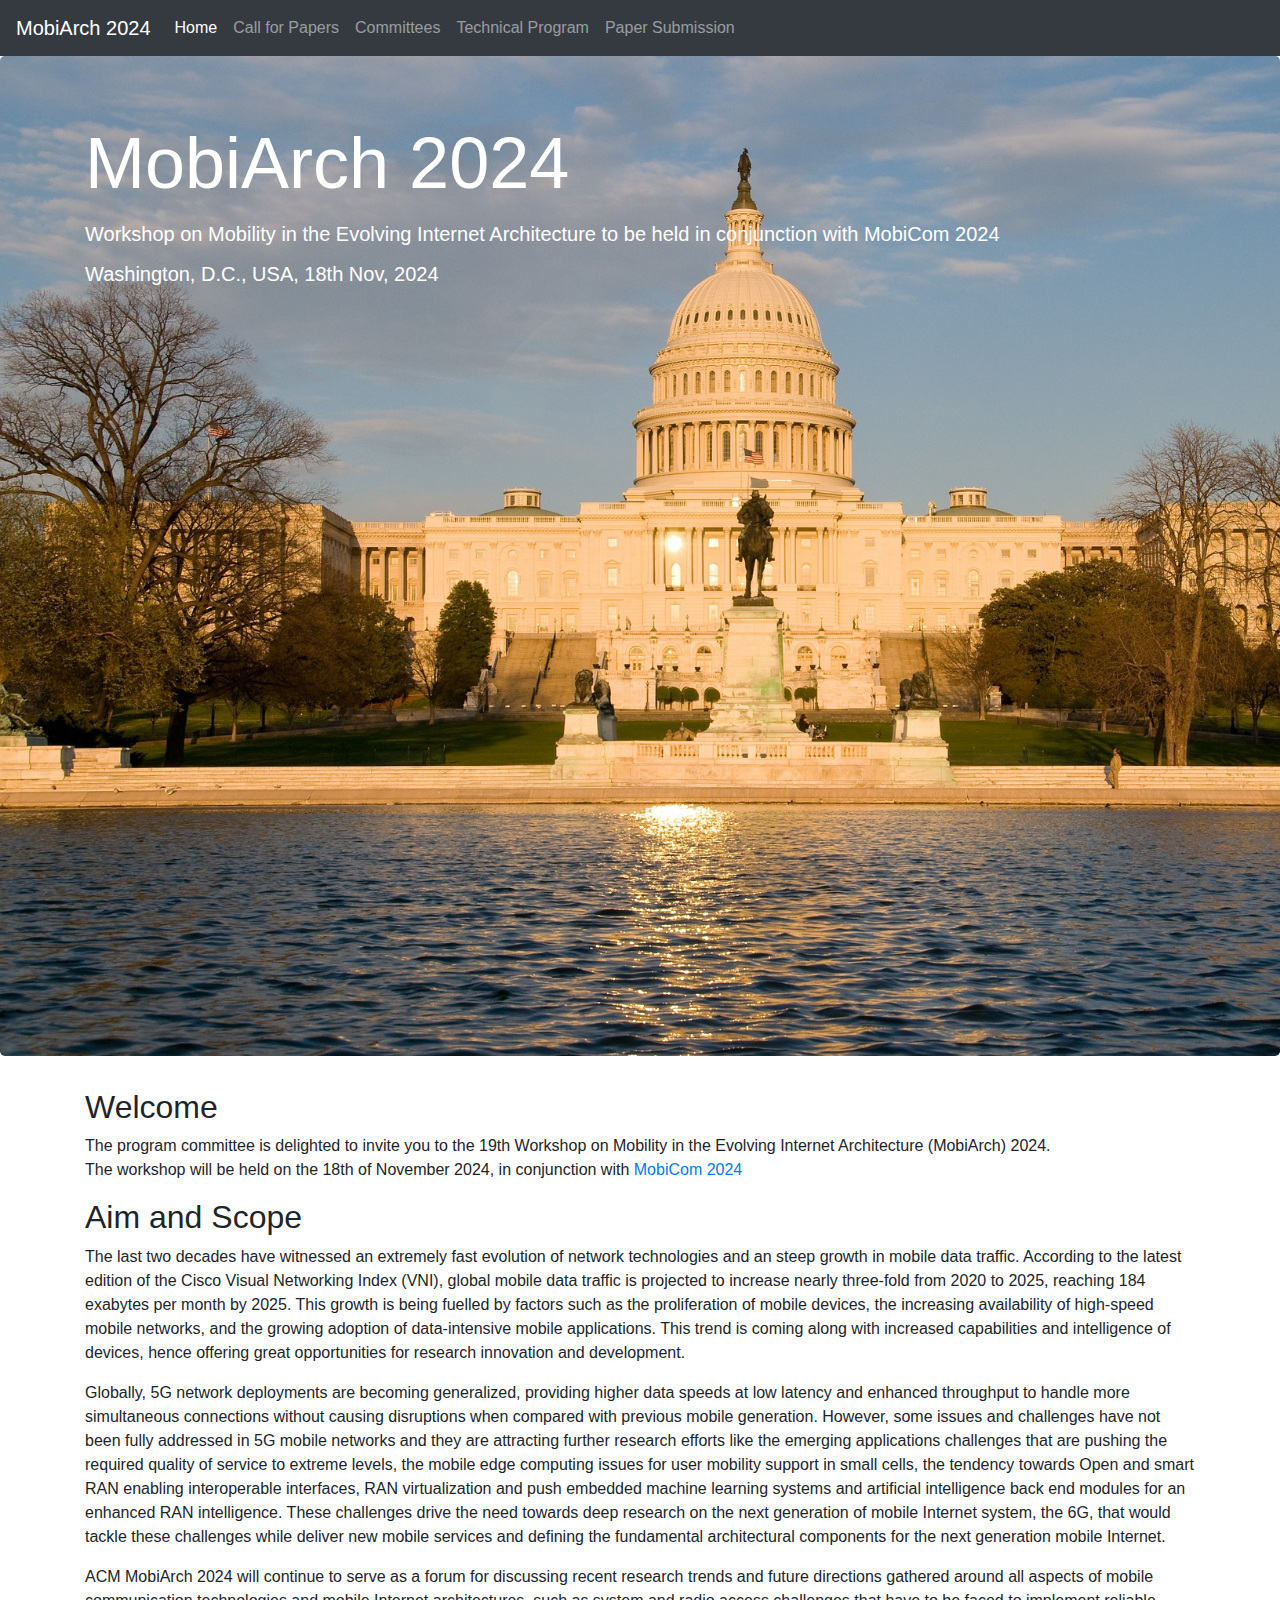
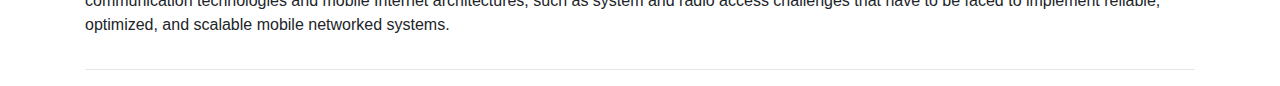
<file: index.html>
<!doctype html>
<html lang="en">

<head>
    <meta charset="utf-8">
    <meta name="viewport" content="width=device-width, initial-scale=1, shrink-to-fit=no">
    <meta name="description"
        content="The program committee is delighted to invite you to the 19th Workshop on Mobility in the Evolving Internet Architecture MobiArch 2024. The workshop will be held on 18th Nov, 2024. MobiArch is in conjunction with MobiCom 2024">
    <title>MobiArch 2024</title>
    <link href="bootstrap.min.css" rel="stylesheet">
    <link href="jumbotron.css" rel="stylesheet">
</head>

<body>
    <nav class="navbar navbar-expand-md navbar-dark fixed-top bg-dark">
        <a class="navbar-brand" href="#">MobiArch 2024</a>
        <button class="navbar-toggler" type="button" data-toggle="collapse" data-target="#navbarNav"
            aria-controls="navbarNav" aria-expanded="false" aria-label="Toggle navigation">
            <span class="navbar-toggler-icon"></span>
        </button>
        <div class="collapse navbar-collapse" id="navbarNav">
            <ul class="navbar-nav mr-auto">
                <li class="nav-item active">
                    <a class="nav-link" href="index.html">Home</a>
                </li>
                <li class="nav-item">
                    <a class="nav-link" href="call.html">Call for Papers</a>
                </li>
                <li class="nav-item">
                    <a class="nav-link" href="committees.html">Committees</a>
                </li>
                <li class="nav-item">
                    <a class="nav-link" href="program.html">Technical Program</a>
                </li>
                <li class="nav-item">
                    <a class="nav-link" href="submission.html">Paper Submission</a>
                </li>
            </ul>
        </div>
    </nav>

    <main role="main">
        <div class="jumbotron">
            <div class="container"><FONT COLOR="white">
                <h1 class="display-3">MobiArch 2024</h1>
                <p> <h5>Workshop on Mobility in the Evolving Internet Architecture to be held in conjunction with MobiCom
                    2024 </h5></p>
                <p><h5> Washington, D.C., USA,  <b>  </b> 18th Nov, 2024 </h5></p>
            </div></font>
        </div>

        <div class="container">
            <div class="row">
                <div class="col-md-12">
                    <h2>Welcome</h2>
                    <p>The program committee is delighted to invite you to the 19th Workshop on Mobility in the Evolving Internet Architecture (MobiArch) 2024. 
					<br> The workshop will be held on the 18th of November 2024, in conjunction with <a
                            href="https://www.sigmobile.org/mobicom/2024/">MobiCom 2024</a></p>
                 <!--    <h3><FONT COLOR="red"> Updates</h3>
                        <p> <b>[June 21st] Due to the travel restrictions still in effect in some countries, we are exploring ways to make a hybrid option available for presenters or participants unable to attend in person. Accordingly, we encourage submissions regardless of your ability to attend the Workshop in person.</b>
                    </font> -->

                    <h2>Aim and Scope</h2>
                    <p>The last two decades have witnessed an extremely fast evolution of network technologies and an steep growth in mobile data traffic. According to the latest edition of the Cisco Visual Networking Index (VNI), global mobile data traffic is projected to increase nearly three-fold from 2020 to 2025, reaching 184 exabytes per month by 2025. This growth is being fuelled by factors such as the proliferation of mobile devices, the increasing availability of high-speed mobile networks, and the growing adoption of data-intensive mobile applications. This trend is coming along with increased capabilities and intelligence of devices, hence offering great opportunities for research innovation and development.
                    </p>

                    <p>Globally, 5G network deployments are becoming generalized, providing higher data speeds at low latency and enhanced throughput to handle more simultaneous connections without causing disruptions when compared with previous mobile generation. However, some issues and challenges have not been fully addressed in 5G mobile networks and they are attracting further research efforts like the emerging applications challenges that are pushing the required quality of service to extreme levels, the mobile edge computing issues for user mobility support in small cells, the tendency towards Open and smart RAN enabling interoperable interfaces, RAN virtualization and push embedded machine learning systems and artificial intelligence back end modules for an enhanced RAN intelligence. These challenges drive the need towards deep research on the next generation of mobile Internet system, the 6G, that would tackle these challenges while deliver new mobile services and defining the fundamental architectural components for the next generation mobile Internet.
                    </p>

                    <p>ACM MobiArch 2024 will continue to serve as a forum for discussing recent research trends and future directions gathered 
                        around all aspects of mobile communication technologies and mobile Internet architectures, such as system and radio access 
                        challenges that have to be faced to implement reliable, optimized, and scalable mobile networked systems. </p>

                </div>
            </div>
            <hr>
        </div>
    </main>

    <script src="jquery-3.2.1.slim.min.js"></script>
    <script src="popper.min.js"></script>
    <script src="bootstrap.min.js"></script>
</body>

</html>
</file>
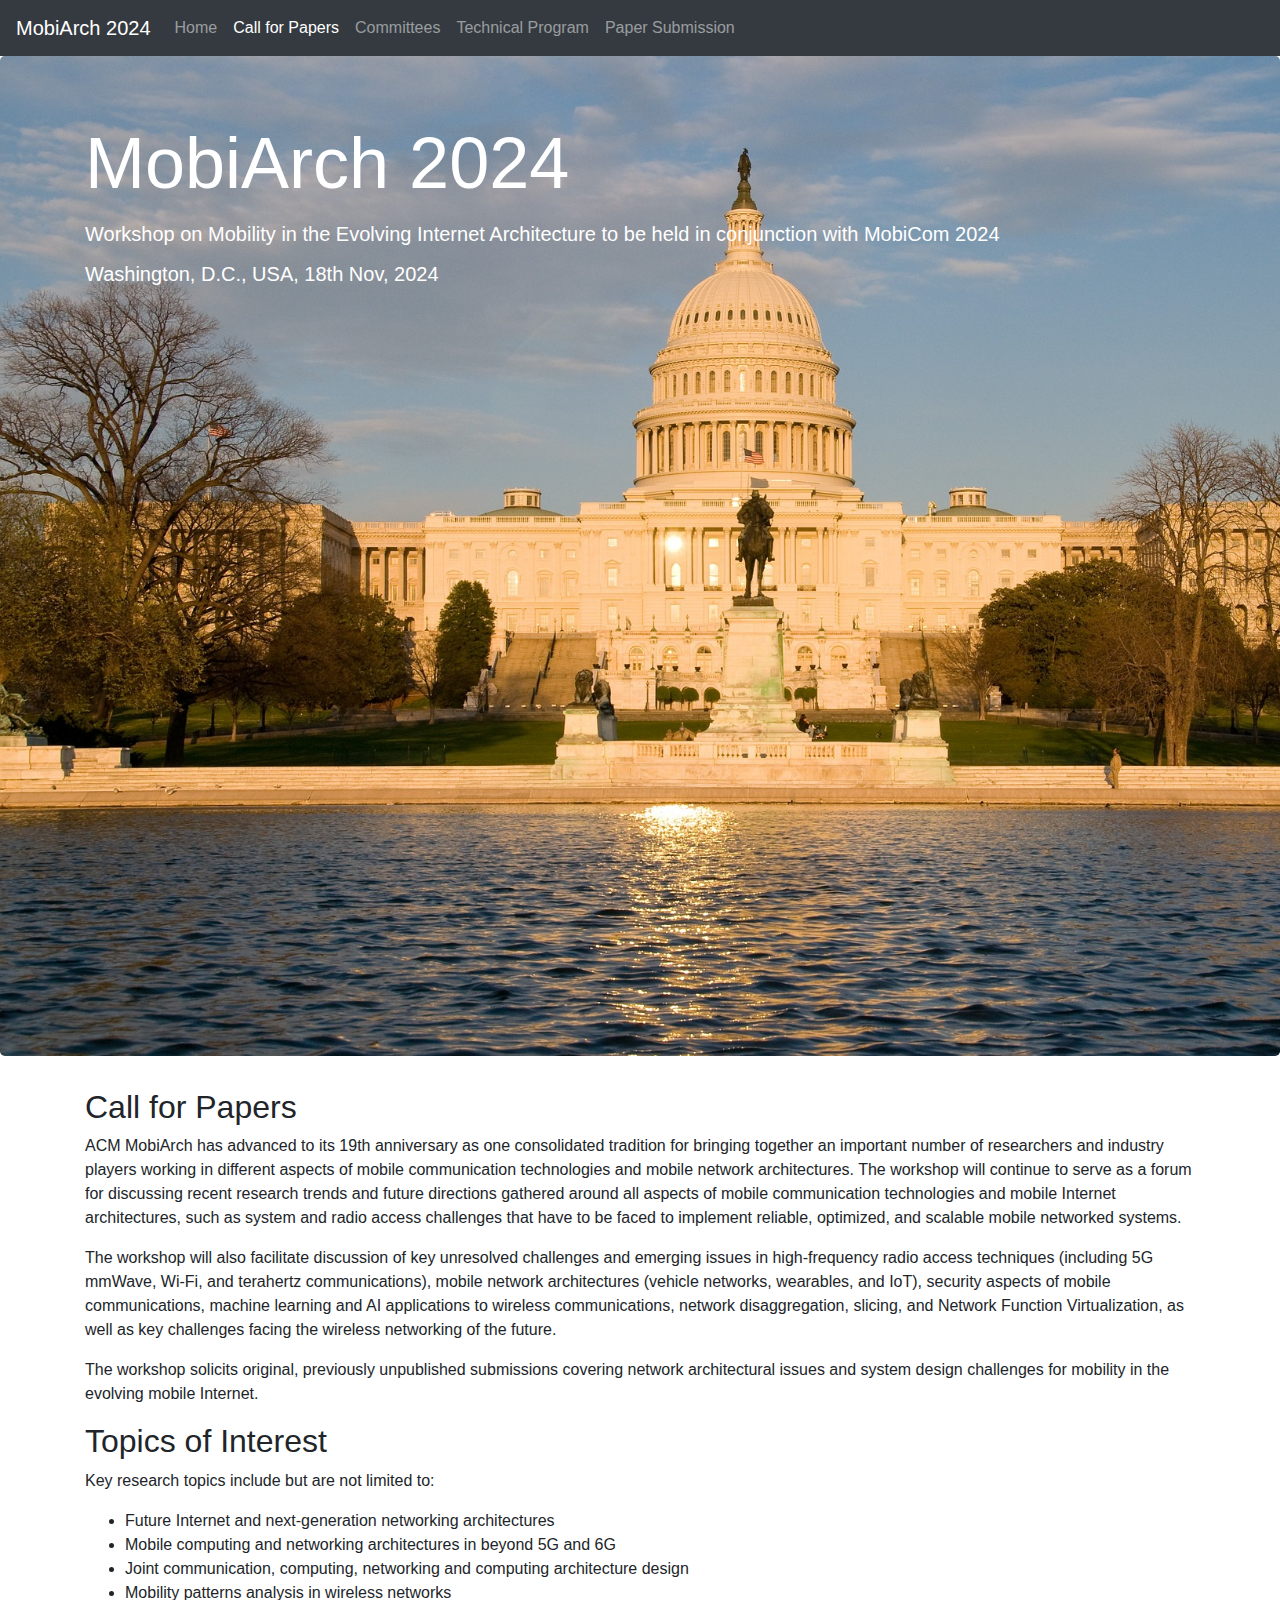
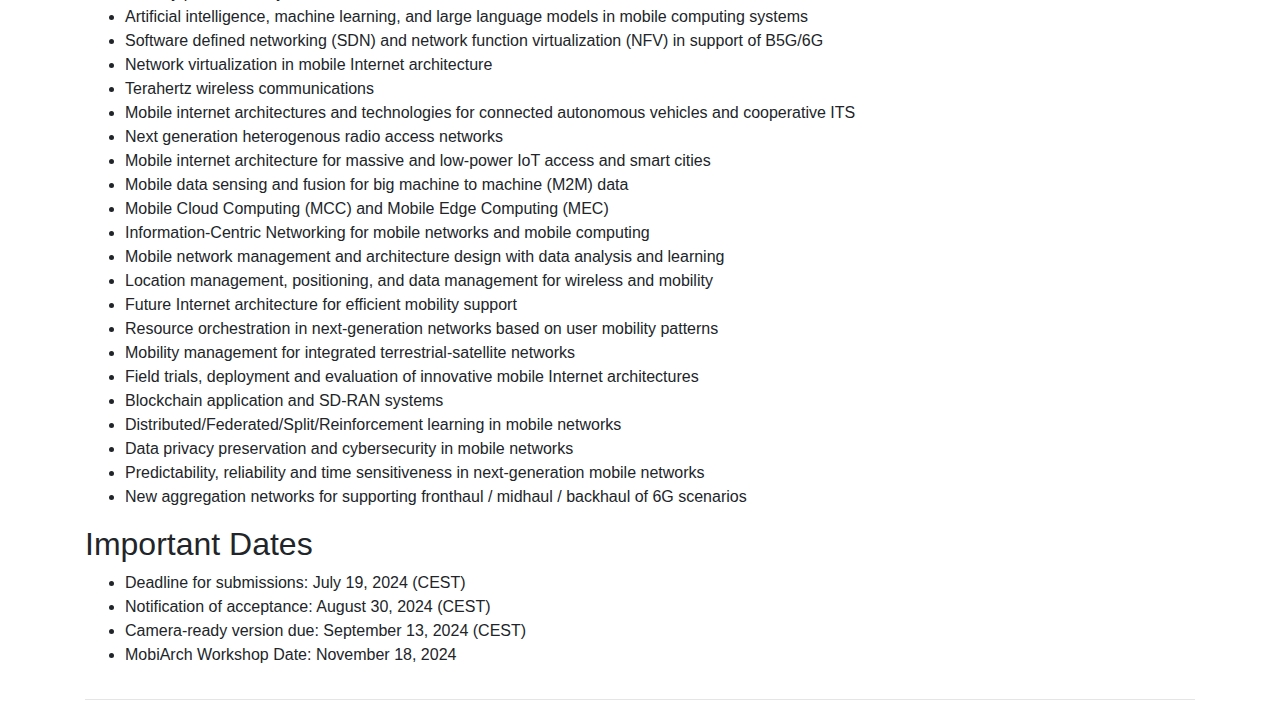
<file: call.html>
<!doctype html>
<html lang="en">

<head>
    <meta charset="utf-8">
    <meta name="viewport" content="width=device-width, initial-scale=1, shrink-to-fit=no">
    <meta name="description"
        content="The program committee is delighted to invite you to the 19th Workshop on Mobility in the Evolving Internet Architecture MobiArch 2024. The workshop will be held on 18th Nov, 2024. MobiArch is in conjunction with MobiCom 2024">
    <title>MobiArch 2024</title>
    <link href="bootstrap.min.css" rel="stylesheet">
    <link href="jumbotron.css" rel="stylesheet">
</head>

<body>
    <nav class="navbar navbar-expand-md navbar-dark fixed-top bg-dark">
        <a class="navbar-brand" href="index.html">MobiArch 2024</a>
        <button class="navbar-toggler" type="button" data-toggle="collapse" data-target="#navbarNav"
            aria-controls="navbarNav" aria-expanded="false" aria-label="Toggle navigation">
            <span class="navbar-toggler-icon"></span>
        </button>
        <div class="collapse navbar-collapse" id="navbarNav">
            <ul class="navbar-nav mr-auto">
                <li class="nav-item">
                    <a class="nav-link" href="index.html">Home</a>
                </li>
                <li class="nav-item active">
                    <a class="nav-link" href="call.html">Call for Papers</a>
                </li>
                <li class="nav-item">
                    <a class="nav-link" href="committees.html">Committees</a>
                </li>
                <li class="nav-item">
                    <a class="nav-link" href="program.html">Technical Program</a>
                </li>
                <li class="nav-item">
                    <a class="nav-link" href="submission.html">Paper Submission</a>
                </li>
            </ul>
        </div>
    </nav>

    <main role="main">
        <div class="jumbotron">
            <div class="container"><FONT COLOR="white">
                <h1 class="display-3">MobiArch 2024</h1>
                <p> <h5>Workshop on Mobility in the Evolving Internet Architecture to be held in conjunction with MobiCom
                    2024 </h5></p>
                <p><h5> Washington, D.C., USA,  <b>  </b> 18th Nov, 2024 </h5></p>
            </div></font>
        </div>

        <div class="container">
            <div class="row">
                <div class="col-md-12">
                
             <!--        <h3><FONT COLOR="red"> Updates</h3>
                        <p> <b>[June 21st] Due to the travel restrictions still in effect in some countries, we are exploring ways to make a hybrid option available for presenters or participants unable to attend in person. Accordingly, we encourage submissions regardless of your ability to attend the Workshop in person.</b>
                    </font> -->
                
                    <h2>Call for Papers</h2>
                    <p>
                    ACM MobiArch has advanced to its 19th anniversary as one consolidated tradition for bringing together an important number of researchers and industry players working in different aspects of mobile communication technologies and mobile network architectures. 
                    The workshop will continue to serve as a forum for discussing recent research trends and future directions gathered around all aspects of mobile communication technologies and mobile Internet architectures, such as system and radio access challenges that have to be faced to implement reliable, optimized, and scalable mobile networked systems.</p>

                    <p>The workshop will also facilitate discussion of key unresolved challenges and emerging issues in high-frequency radio access techniques (including 5G mmWave, Wi-Fi, and terahertz communications), mobile network architectures (vehicle networks, wearables, and IoT), security aspects of mobile communications, machine learning and AI applications to wireless communications, network disaggregation, slicing, and Network Function Virtualization, as well as key challenges facing the wireless networking of the future.</p>

                    <p>The workshop solicits original, previously unpublished submissions covering network architectural issues and system design challenges for mobility in the evolving 
                    mobile Internet. </p>

                    <h2>Topics of Interest</h2>
                    <p>Key research topics include but are not limited to: 
                    </p>
                    <ul>
                        <li>Future Internet and next-generation networking architectures</li>
                        <li>Mobile computing and networking architectures in beyond 5G and 6G</li>
                        <li>Joint communication, computing, networking and computing architecture design</li>
                        <li>Mobility patterns analysis in wireless networks</li>
                        <li>Artificial intelligence, machine learning, and large language models in mobile computing systems</li>
                        <li>Software defined networking (SDN) and network function virtualization (NFV) in support of B5G/6G</li>
                        <li>Network virtualization in mobile Internet architecture</li>
                        <li>Terahertz wireless communications</li>
                        <li>Mobile internet architectures and technologies for connected autonomous vehicles and cooperative ITS</li>
                        <li>Next generation heterogenous radio access networks</li>
                        <li>Mobile internet architecture for massive and low-power IoT access and smart cities</li>
                        <li>Mobile data sensing and fusion for big machine to machine (M2M) data</li>
                        <li>Mobile Cloud Computing (MCC) and Mobile Edge Computing (MEC)</li>
                        <li>Information-Centric Networking for mobile networks and mobile computing</li>
                        <li>Mobile network management and architecture design with data analysis and learning</li>
                        <li>Location management, positioning, and data management for wireless and mobility</li>
                        <li>Future Internet architecture for efficient mobility support</li>
                        <li>Resource orchestration in next-generation networks based on user mobility patterns</li>
                        <li>Mobility management for integrated terrestrial-satellite networks</li>
                        <li>Field trials, deployment and evaluation of innovative mobile Internet architectures</li>
                        <li>Blockchain application and SD-RAN systems</li>
                        <li>Distributed/Federated/Split/Reinforcement learning in mobile networks</li>
                        <li>Data privacy preservation and cybersecurity in mobile networks </li>
                        <li>Predictability, reliability and time sensitiveness in next-generation mobile networks </li>
                        <li>New aggregation networks for supporting fronthaul / midhaul / backhaul of 6G scenarios </li>
                    </ul>

                    <h2>Important Dates</h2>
                    <ul>
                        <li>Deadline for submissions:  July 19, 2024 (CEST)</li>
                        <li>Notification of acceptance: August 30, 2024 (CEST)</li>
                        <li>Camera-ready version due: September 13, 2024 (CEST)</li>
                        <li>MobiArch Workshop Date: November 18, 2024</li>
                    </ul>
                </div>
            </div>
            <hr>
        </div>
    </main>

    <script src="jquery-3.2.1.slim.min.js"></script>
    <script src="popper.min.js"></script>
    <script src="bootstrap.min.js"></script>
</body>

</html>
</file>
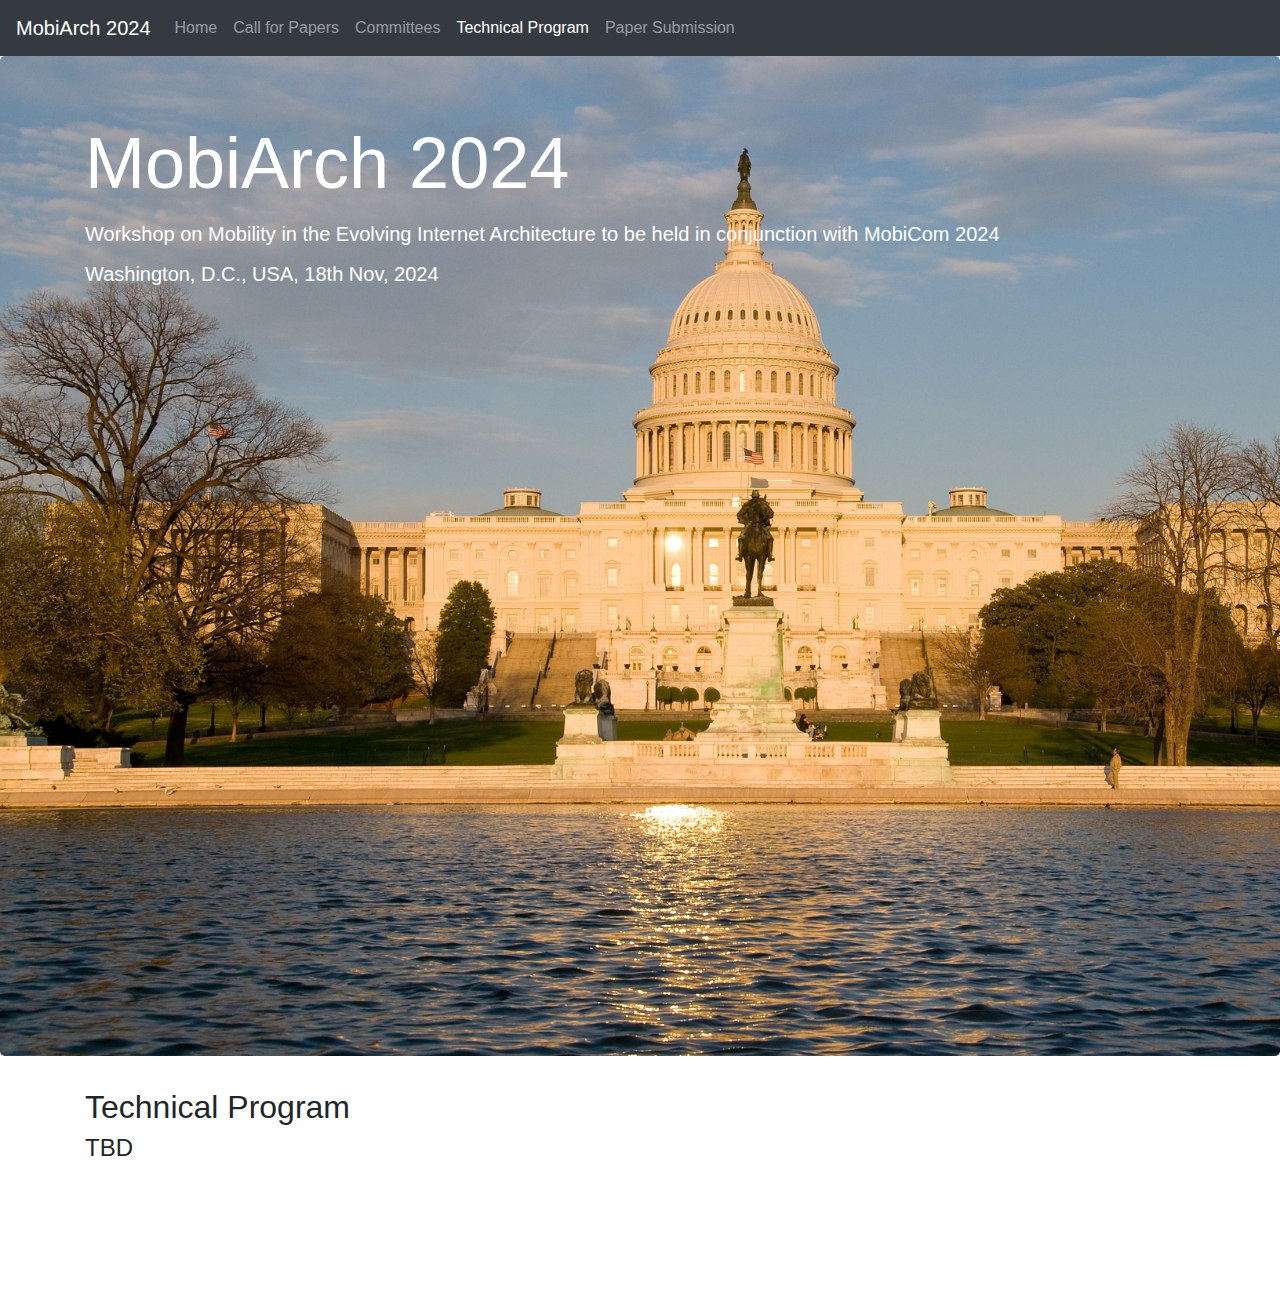
<file: program.html>
<!doctype html>
<html lang="en">

<head>
    <meta charset="utf-8">
    <meta name="viewport" content="width=device-width, initial-scale=1, shrink-to-fit=no">
    <meta name="description"
        content="Workshop on Mobility in the Evolving Internet Architecture to be held in conjunction with MobiCom 2024; Washington, D.C., USA, 18 Nov, 2024">
    <title>MobiArch 2024</title>
    <link href="bootstrap.min.css" rel="stylesheet">
    <link href="jumbotron.css" rel="stylesheet">
</head>

<body>
    <nav class="navbar navbar-expand-md navbar-dark fixed-top bg-dark">
        <a class="navbar-brand" href="index.html">MobiArch 2024</a>
        <button class="navbar-toggler" type="button" data-toggle="collapse" data-target="#navbarNav"
            aria-controls="navbarNav" aria-expanded="false" aria-label="Toggle navigation">
            <span class="navbar-toggler-icon"></span>
        </button>
        <div class="collapse navbar-collapse" id="navbarNav">
            <ul class="navbar-nav mr-auto">
                <li class="nav-item">
                    <a class="nav-link" href="index.html">Home</a>
                </li>
                <li class="nav-item">
                    <a class="nav-link" href="call.html">Call for Papers</a>
                </li>
                <li class="nav-item">
                    <a class="nav-link" href="committees.html">Committees</a>
                </li>
                <li class="nav-item">
                    <a class="nav-link active" href="program.html">Technical Program</a>
                </li>
                <li class="nav-item">
                    <a class="nav-link" href="submission.html">Paper Submission</a>
                </li>
            </ul>
        </div>
    </nav>

    <main role="main">
        <div class="jumbotron">
            <div class="container"><FONT COLOR="white">
                <h1 class="display-3">MobiArch 2024</h1>
                <p> <h5>Workshop on Mobility in the Evolving Internet Architecture to be held in conjunction with MobiCom
                    2024 </h5></p>
                <p><h5> Washington, D.C., USA,  <b>  </b> 18th Nov, 2024 </h5></p></font>
           </main>

            <p> </p>
              <div class="container">
            <div class="row">
                <div class="col-md-12">
                    <h2>Technical Program</h2>     
<!-- 
         <h3>&nbsp; </h3>  
           <b><p style="color:red;">To Be Announced</p> </b>
                      <h3>&nbsp; </h3> 
 -->
  
         <h4> TBD</h4>                     
                       
        <!--<h4> 9:00  - 9:10  : Welcome Notes, Best Paper Award announcement</h4>
            <!-- Welcome Notes and Keynote 1 : "<i>Digital Twins for 5G and Beyond</i>"</h4> -->

        <!--<h4> 9:10  - 10:10 : Keynote 1 :"<i>Cost and energy-efficient RAN virtualization</i>"</h4>
                    
          <table width="92%" border="0">
            <tr>
              	<td width="12%" valign="top"><p><a href=""><img class="img-circle" src="Andres.jpeg" height="250" alt=""></a></p>
                    <!-- <a href="https://www.linkedin.com/in/tuyen-harry-tran-bba73037/"> --></a>
                	<!--<p><strong>Andrés García-Saavedra</strong><br> NEC Laboratories Europe in Heidelberg, Germany
                	</p>
                </td>
              <td width="66%"><p class="text-justify"> <b>Abstract</b>: The unfolding era of open and virtualized Radio Access Networks (vRANs) ushers in a new realm of possibilities in the traditionally rigid RAN industry. However, the incumbent carrier-grade vRAN solutions, owing to their dependency on dedicated hardware accelerators for individual distributed units (DUs), pose challenges in terms of cost and energy efficiency. This presentation outlines recent research work by NEC Laboratories Europe, which proposes alternative strategies, pivoting towards shared utilization of heterogeneous processors among DUs, and novel pipeline architectures for 4G/5G DUs tailored for non-deterministic computing platforms. These advancements demonstrate substantial improvements in cost and energy efficiency, alongside ensuring remarkable network reliability even in adverse computing or dense network scenarios.
				<br>
            	</p></td>
            </tr>
            <tr>
              <td colspan="2"><p class="text-justify"><b>Bio</b>: Andrés received the B.Sc. (2009) in Telecommunication Engineering from the University of Cantabria (UNICAN), M.Sc. (2010) and Ph.D. (2013) in Telematics Engineering from University Carlos III of Madrid (UC3M). He worked as a Research Fellow at the Hamilton Institute at National University of Ireland, Maynooth (NUIM) until the end of 2014, when he moved to Trinity College Dublin (TCD) until July 2015. He is currently working as a Principal Research Scientist at NEC Laboratories Europe in Heidelberg, Germany. His research interests lie in the application of fundamental mathematics to real-life computer communications systems, both wired and (especially) wireless; including resource allocation problems, energy efficiency, network coding, and design of network protocols and systems. He particularly enjoys building real prototypes and carrying out experimental performance evaluations of protocols and communication systems.
            </p></td>
           	 </table>    
                      
        <h4> 10:10 - 10:30 : Break </h4>
                      
        <h4> 10:30 - 12:30 : Technical Session 1 : Advanced Networking Technologies </h4>
         <!-- RAN and Edge Computing Technologies </h4> -->
       <!-- <h5> Session Chair: Luis Miguel Contreras Murillo </h5>

        <ul>
        <li><h6> Alejandro Muñiz Da Costa and Luis M. Contreras Murillo "<i>Integration of Network Slice Controller for Enhanced Intent-Based Networking in 5G/6G Networks</i>"</h6></li>
        <li><h6> Xinghai Wei, Jie Yuan, Xiaoyong Li, and Dongxiao Liu, "<i>NDRA: An Efficient Multi-Objective Optimal Routing Algorithm Using Pareto Domination</i>"</h6></li>
        <li><h6> Mourad Lablack, Shuo Yu, Shuai Xu, and Yanming Shen, "<i>Long-sequence model for traffic forecasting in suboptimal situation</i>" </h6></li>
        <li><h6> Tingli Xu, Ran Wang, Jie Hao"<i>Deep Reinforcement Learning-based Multi-Objective Optimization for Mobile Charging Services in Internet of Electric Vehicles</i></h6></li> 
        </h6></li>
        </ul>
        
        <h4> 12:30 - 2:00  : Lunch Break</h4>

        <h4> 2:00  - 3:00  : Keynote 2: "<i>Edge Cloud Orchestration for Vehicular Communications</i>"
        </h4>

          <table width="92%" border="0">
            <tr>
              	<td width="12%" valign="top"><p><a href=""><img class="img-circle" src="Jordi.jpeg" height="250" alt=""></a></p>
                	<p><strong>Jordi Marias Parella</strong><br> I2CAT Foundation
                	</p>
                </td>
              <td width="66%"><p class="text-justify"> 
				<b>Abstract</b>: Vehicular Communications (V2X) rely mainly on ad hoc networks to spread mobility information and improve the surrounding awareness of all the road users involved. Despite they are proven to be a major improvement when it comes to mobility safety and efficiency; to develop their full potential they are required to have strong infrastructure support. This means the need for a road-side edge cloud solution capable of managing a Digital Twin capable of tracking and predicting the movements of all vehicles involved. This means handling huge amounts of time-sensitive geospatial data. Which is constraint to the requirements of low latency and fast response that a mobility environment demands. In this line, the usage of the CODECO framework and the Vehicular Digital Twin for Safe Urban Mobility CODECO project use case proposes a solution that fragments and orchestrates different V2X modules across cloud edge continuum.
				<br>
            	</p></td>
            </tr>
            <tr>
              <td colspan="2"><p class="text-justify"><b>Bio</b>: Telecom Engineer with an MSc in Advanced Telecommunications Technologies from the Barcelona School of Telecommunications Engineering (ETSETB) within the "Universitat Politèncnica de Catalunya" (UPC) and with an academic stay at the Illinois Institute of Technology (IIT) of Chicago. The professional experience revolves around R+D of Networking Engineering (Telematics) at the I2CAT Foundation. Where most of the work relates to Vehicular Communications (V2X), Ultra Reliable Low Latency Communications (URLLC), ad-hoc networks, and future networking protocols.
            </p></td>
                      
           </table> 

        <h4> 3:00  - 4:00  : Pannel Section <i>"The Edge-Cloud continuum, flexible orchestration
challenges and drivers"</i></h4>
        <h5> Moderator: Dr. Rute C. Sofia (Fortiss, Germany)</h5>
        <h5> Invited Speakers: Richard Yang (Yale University, USA), Luis Contreras Murillho (Telefonica, Spain), Harald Müller (Siemens AG, Germany)</h5>
        <ul>
            <h6>
            Funded by the European Commission under Horizon Europe, project CODECO - Cognitive Decentralised Edge Cloud Orchestration, grant number 101092696.
            <p> </p>

            Abstract: Internet services are assisting to an increased decentralization driven by needs, such as process efficiency, privacy-preservation, and energy reduction, and also driven by technological advancements such as virtualization, seamless computing, and integration of AI from the far Edge to the Cloud. 
            Multiple solutions are therefore emerging to assist in a more flexible and yet resilience realization of the Edge-Cloud continuum. One of such solutions is the CODECO framework, being developed in the Horizon Europe CODECO (Cognitive Decentralised Edge-Cloud Orchestration, funded by the European Union under grant number 01092696), with the purpose to bring data-network-compute awareness to Kubernetes, in the quality of the de facto orchestration system for containerized applications.

            Panel purpose: This panel, organized by the CODECO project, aims at discussing current challenges and drivers for the flexibilization of the Edge-Cloud continuum, by bringing together experts from academia and industry.
           
            <p> </p>
            <!-- <ul> -->
           <!-- <li> 
            3:00-3:35 Round of presentations by panelists, challenges and drivers for the Edge-Cloud continuum
            </li>
            <li> 3:35-3:55 Questions by the audience, discussion including audience (moderator and speakers)
            </li>
            <li> 3:55-4:00 Summary of the discussion (moderator)
            </li>
            <!-- </ul> -->
            
          <!--  </h6>
        
        </ul>
        
       
        <h4> 4:00  - 4:20  : Break</h4>

        <h4> 4:20  - 5:20  : Technical Session 2 : Mobile Technologies for Smart City
         <!-- Mobile Radio Access and Mobile Computing Technologies -->
        <!--</h4>
		<h5> Session Chair: Dr. Tingting Yuan (University of Goettingen, Germany)</h5>
        
        <ul>
        <li><h6> Gayathri Karthick, Glenford Mapp, and Jon Crowcroft, "<i>Building an Intelligent Edge Environment to Provide Essential Services for Smart Cities</i>"</h6></li> 
        <li><h6> Zhengze Li, Yanlong Huang, and Xiaoming Fu, "<i>EVA: A Distributed Optimization Architecture for Efficient Video Analytics for Smart Cities</i>" </h6></li>
        </ul>          
                      
        <h4> 5:20-5:30 : Concluding Remarks </h4>

	<!--   <table width="92%" border="0">
		<tr>
			<td width="15%" valign="top"><p><a href=""><img class="img-circle" src="sheng-2015.jpeg" height="250" alt=""></a></p>
				<p><strong><a href="http://web.science.mq.edu.au/~qsheng//">Michael Sheng</a></strong><br> Macquarie University, Australia
				</p>
			</td>
		  <td width="66%"><p class="text-justify"> 
			Worldwide, the population is aging due to increasing life expectancy and decreasing fertility. The significant growth in older population presents many challenges to health and aged care services. Over the past two decades, the Internet of Things (IoT) has gained significant momentum and is widely regarded as an important technology to change the world in the coming decade. Indeed, IoT will play a critical role to improve productivity, operational effectiveness, decision making, and to identify new business service models for social and economic opportunities. Indeed, with the development of low-cost, unobtrusive IoT sensors, along with data analytics and artificial intelligence (AI) technologies, there is now a significant opportunity to improve the wellbeing and quality of life particularly of our older population. In this presentation, we will overview some related research projects and also discuss several research directions.
			<br>
			</p></td>
		</tr>
		<tr>
		  <td colspan="2"><p class="text-justify"><b>Bio</b>: Michael Sheng is a full Professor and Head of School of Computing at Macquarie University, Sydney, Australia. Before moving to Macquarie University, he spent 10 years at School of Computer Science, the University of Adelaide. From 1999 to 2001, he also worked at University of New South Wales as a visiting research fellow. Prior to that, he spent 6 years as a senior software engineer in industries. Michael Sheng’s research interests include the Internet of Things (IoT), service computing, big data analytics, machine learning, pervasive computing, and Web technologies. He is ranked by Microsoft Academic as one of the Most Impactful Authors in Services Computing (ranked Top 5 All Time) and in Web of Things (ranked Top 20 All Time). Michael Sheng is the recipient of AMiner Most Influential Scholar in IoT (2018), ARC (Australian Research Council) Future Fellowship (2014), Chris Wallace Award for Outstanding Research Contribution (2012), and Microsoft Research Fellowship (2003). He is the Vice Chair of the Executive Committee of the IEEE Technical Community on Services Computing (IEEE TCSVC), the Associate Director of Macquarie University Smart Green Cities Research Center, and a member of the ACS (Australian Computer Society) Technical Advisory Board on IoT.
		</p></td>
				  
	   </table> 

        
        <h4> 4:15 - 5:35 : Session 3 : Performance Analysis and Assessment of Mobile Technologies</h4>      
		<h5> Session Chair: Dr. Yipeng Zhou (Macquarie University, Australia)</h5>  


        <ul>
        <li><h6> Joshua Tabor, Shenghong Dai, Varun Sreenivasan and Suman Banerjee, "<i>muCity: A Miniatured Autonomous Vehicle Testbed</i>" </h6></li>
        <li><h6> Behnaz Soltani, Venus Haghighi, Adnan Mahmood, Quan Z. Sheng and Lina Yao, "<i>A Survey on Participant Selection for Federated Learning in Mobile Networks</i>" </h6></li>
        <li><h6> Amirmohammad Pasdar, Young Choon Lee, Seok-Hee Hong and Tongliang Liu, "<i>MAPS: A Dataset for Semantic Profiling and Analysis of Android Applications	</i>"  <b style="color:red">(Best Paper Award)</b></h6>   </li>
        <li><h6> Haitao Liu, Xinyi Zhang, Xiang Zhou, Tianyun Zhang, Yanbiao Li, Zhenyu Li and Gaogang Xie, "<i>When 360° Video Meets 5G: A Measurement Study of Delay in Live Streaming</i>" (Remote presentation)</h6></li>
        </ul>          
        
        <h4> 5:35 - 5:45 : Concluding Remarks & Best Paper Award</h4>
 -->
 
        <br>
        <br>
        <br>
        <br>
        <br>
       
                      
<!-- 
        <h2> Keynote Speakers </h2>
        <br>
        



 -->
         
<!--
           <p>Duration: 9:00 - 15:30</p>
           <p><b>Room: North Ballroom</b></p>
          <table width="100%" border="0">
            <tr>
              <td width="17%">9:00 - 9:30</td>
              <td width="83%">          <b>Welcome </b>
</td>
            </tr>
          </table>
         
          <table width="100%" border="0">
            <tr>
              <td width="17%">9:30 - 10:30</td>
              <td width="83%"><b>Keynote 1</b></td>
            </tr>
            <tr>
              <td>&nbsp;</td>
              <td>Session Chair: Sahar HOTEIT</td>
            </tr>
          </table>
          <p></p
          > <h4>   Revisit Mobility in the 5G Era: New and Old Challenges </h4>

          <table width="92%" border="0">
            <tr>
              <td width="15%" valign="top"><p><a href=""><img class="img-circle" src="peng.png" height="250" alt=""></a></p>
                <p><strong><a href="https://www.cs.purdue.edu/homes/chunyi/">Chunyi Peng</a></strong><br>
               Purdue University, USA</p></td>
              <td width="66%"><p class="text-justify"> Mobility support is a prominent utility service provided by cellular networks to mobile Internet. As the only large-scale wireless network with seamless wide-area mobility support, 5G/4G and its predecessor networks ensure always-connected experience for billions of mobile phones and tens of billions of things no matter where they are and where they go.  

 

In this talk, I would like to talk about technical challenges and progresses for 5G and beyond mobility. With advanced wireless techniques (e.g., wider spectrum, massive MIMO, small cells) and increasing demands (e.g., extreme mobility, 3D coverage, ultra-high availability), 5G mobility faces with not only new problems in emerging scenarios but also old problems which are deteriorated with the mitigation from 4G to 5G. I will first present our recent efforts to reveal and characterize the negative impacts of legacy mechanisms and policies for mobility support, and then discuss potential solutions and ongoing efforts in the community. There is no end for mobile network evolution, which pushes us to even revisit the fundamental limit of next-generation mobility support.   <br>
                </p></td>
            </tr>
            <tr>
              <td colspan="2"><p class="text-justify">Chunyi Peng is an Associate Professor in the Department of Computer Science at Purdue University. Her research interests are on the broad areas of mobile networking, system and security, with a focus on enhancing performance, reliability and security of operational 5G/4G mobile networks and beyond. Her recent research seeks to renovate 5G networks and beyond through AI for networks and formal methods. She is a recipient of NSF CAREER award. She has received several best paper awards including ACM MobiCom Best Community Paper Award in 2016 and in 2017. She is an associate editor of IEEE/ACM Transactions on Networking (TON), IEEE Transactions on Mobile Computing (TMC), IEEE Transactions on Information Forensics and Security (TIFS) and Computer Networks. She has been active in the program committees of networking conferences like MobiCom, MobiSys, NSDI, and INFOCOM. She served as Technical Program Co-Chair for ACM MobiCom 2021.
She holds a Ph.D. in Computer Science from University of California, Los Angeles.</p></td>
                             
            </tr>
          </table>
                       <h3>&nbsp; </h3>
          
          <table width="100%" border="0">
            <tr>
              <td width="17%">10:30 - 12:30</td>
              <td width="83%"><b>Session 1 </b></td>
            </tr>
            <tr>
              <td>&nbsp;</td>
              <td>Session chair: Sahar HOTEIT and Simone FERLIN</td>
            </tr>
          </table>
          <br>
          <ul>
            <li><em>Network Intelligence in 6G: challenges and opportunities (invited paper)</em><br>
              by Albert Banchs, Marco Fiore, Andres Garcia-Saavedra and Marco Gramaglia<br>
              <br>
            </li>
            <li><em> Learning Based Congestion Control Simulator for Mobile Internet Education</em><br>
              by 	Junqin Huang, Linghe Kong, Jiejian Wu, Yutong Liu, Yuchen Li and Zhe Wang.</li> <br>
                    </ul>
                     <ul>
                    <li><em>Internet Islands: First Class Networked Communities in Isolated Regions</em><br>
              by 
                Abdullahi Kutiriko Abubakar, Nishanth Sastry and Mohamed Kassem.<br>
                <br>
            </li>
            <li><em>Meeting 5G Application Requirements - It’s Not Just about Bandwidth</em><br>
              by
           Kwame-Lante Wright and Peter Steenkiste.</li></ul>
                             
                    <h3>&nbsp; </h3>
                    
                    
     <table width="100%" border="0">
            <tr>
              <td width="17%">12:30- 14:00</td>
              <td width="83%">          <b>Lunch Break </b>
</td>
            </tr>
          </table>
                     
              <h3>&nbsp; </h3>      
          <table width="100%" border="0">
                      <tr>
                        <td width="17%">14:00 - 15:00</td>
                        <td width="83%"><b>Keynote 2</b></td>
                      </tr>
                      <tr>
                        <td>&nbsp;</td>
                        <td>Session chair: Stefano SECCI</td>
                      </tr>
                    </table>
          <p></p>
                
                
             <h4>  6G - Vision, use cases, drivers and enablers</h4>

          <table width="92%" border="0">
            <tr>
              <td width="15%" valign="top"><p><a href=""><img class="img-circle" src="koorapaty.png" height="200" alt=""></a></p>
                <p><strong> Havish Koorapaty</strong><br>
              Ericsson, USA</p></td>
              <td width="66%"><p class="text-justify">Each generation of mobile wireless systems has spearheaded a revolution in the way humans connect with each other and consume information. 2G made mobile wireless voice ubiquitous, 3G ushered in the era of mobile data consumption, 4G significantly enriched the forms of media and communications and 5G expanded the benefits of the mobile wireless system well beyond mobile broadband to massive machine type and ultra-reliable low latency critical applications. This talk will present an overall vision for a 6G system to be realized towards the end of this decade. The drivers, use cases and technological enablers for 6G will be discussed with the goal of mapping the journey to a richly connected, intelligent system that will further integrate computing and communications, both wireline and wireless, and become an indispensable foundation for society. </p></td>
            </tr>
            <tr>
              <td colspan="2"><p class="text-justify">Havish Koorapaty received his B.S., M.S., and Ph.D. degrees in Computer Engineering from North Carolina State University in 1991, 1993 and 1996 respectively. He has been with Ericsson Research since 1996, where he has worked in the general area of wireless communications systems including cellular and satellite systems. His work spans a wide range of topics including error control coding, location determination and tracking, mobile phone systems engineering, 4G and 5G broadband wireless system design, wireless backhaul solutions, energy efficiency, spectrum sharing and small cells. He has over 250 technical papers and patents in these areas and was the recipient of the Ericsson Inventor of the Year award in 2016. 
Havish has represented Ericsson in standardization efforts in the 3GPP, TIA, IEEE and ETSI standardization bodies. He has been involved in standardization efforts in 3GPP for 5G NR and LTE including serving as the rapporteur for the licensed-assisted access study and work items. He was the recipient of the 3GPP Excellence Award in 2015. Havish served as a vice-chairman in 3GPP RAN1 from November 2017 to November 2021.
</p></td>
                             
            </tr>   
          <h3>&nbsp; </h3>  
           <table width="100%" border="0">
            <tr>
              <td width="17%">15:00- 15:30</td>
              <td width="83%">          <b>Concluding remarks </b>
</td>
            </tr>
            
          </table>
                    <p>&nbsp;</p>
       <h2>&nbsp;</h2>
 -->                                  
	
    <script src="jquery-3.2.1.slim.min.js"></script>
    <script src="popper.min.js"></script>
    <script src="bootstrap.min.js"></script>
</body>

</html>
</file>
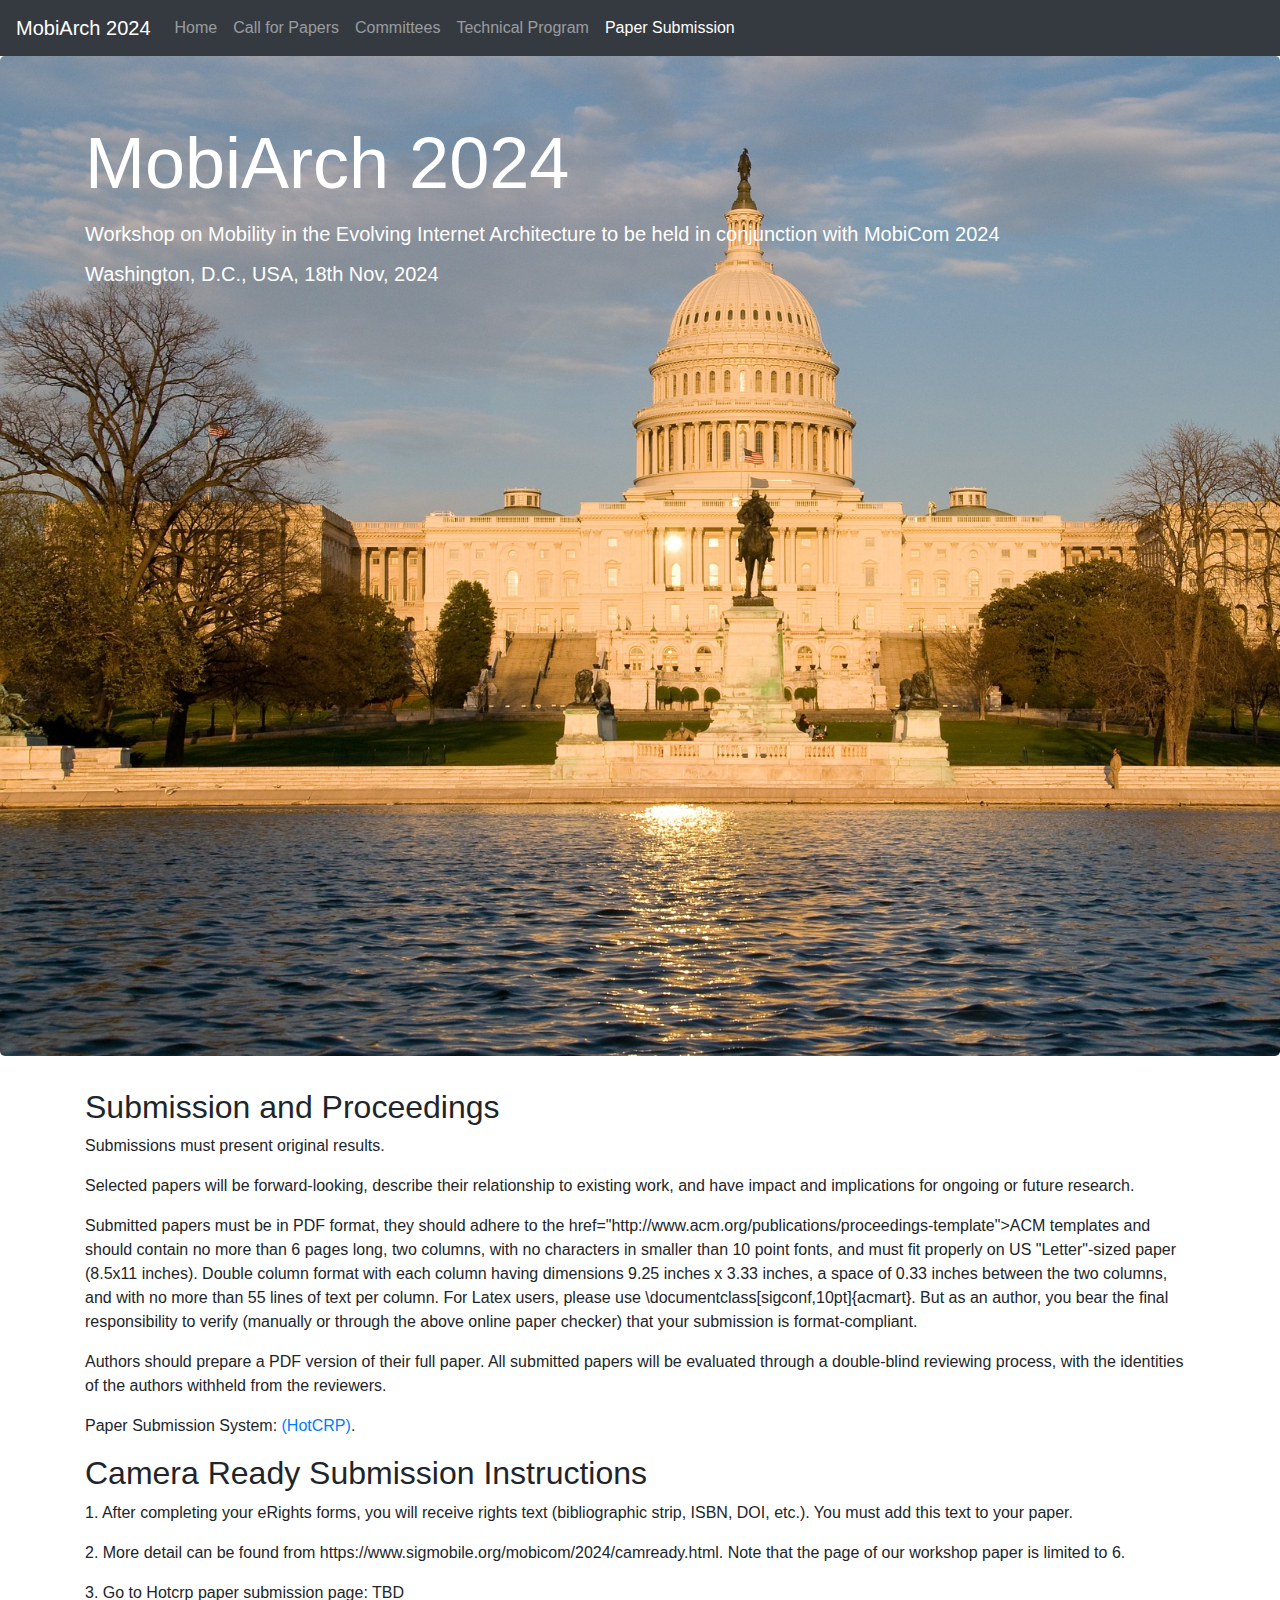
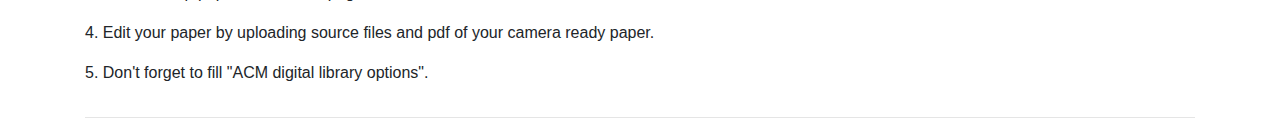
<file: submission.html>
<!doctype html>
<html lang="en">

<head>
    <meta charset="utf-8">
    <meta name="viewport" content="width=device-width, initial-scale=1, shrink-to-fit=no">
    <meta name="description"
        content="Workshop on Mobility in the Evolving Internet Architecture to be held in conjunction with MobiCom 2024; Washington, D.C., USA, 2024">
    <title>MobiArch 2024</title>
    <link href="bootstrap.min.css" rel="stylesheet">
    <link href="jumbotron.css" rel="stylesheet">
</head>

<body>
    <nav class="navbar navbar-expand-md navbar-dark fixed-top bg-dark">
        <a class="navbar-brand" href="index.html">MobiArch 2024</a>
        <button class="navbar-toggler" type="button" data-toggle="collapse" data-target="#navbarNav"
            aria-controls="navbarNav" aria-expanded="false" aria-label="Toggle navigation">
            <span class="navbar-toggler-icon"></span>
        </button>
        <div class="collapse navbar-collapse" id="navbarNav">
            <ul class="navbar-nav mr-auto">
                <li class="nav-item">
                    <a class="nav-link" href="index.html">Home</a>
                </li>
                <li class="nav-item">
                    <a class="nav-link" href="call.html">Call for Papers</a>
                </li>
                <li class="nav-item">
                    <a class="nav-link" href="committees.html">Committees</a>
                </li>
                <li class="nav-item">
                    <a class="nav-link" href="program.html">Technical Program</a>
                </li>
                <li class="nav-item active">
                    <a class="nav-link" href="submission.html">Paper Submission</a>
                </li>
            </ul>
        </div>
    </nav>

    <main role="main">
        <div class="jumbotron">
            <div class="container"><FONT COLOR="white">
                <h1 class="display-3">MobiArch 2024</h1>
                <p> <h5>Workshop on Mobility in the Evolving Internet Architecture to be held in conjunction with MobiCom
                    2024 </h5></p>
                <p><h5> Washington, D.C., USA,  <b>  </b> 18th Nov, 2024 </h5></p>
            </div></font>
        </div>

        <div class="container">
            <div class="row">
                <div class="col-md-12">
                
                   <!--  <h3><FONT COLOR="red"> Updates</h3>
                        <p> <b>[June 21st] Due to the travel restrictions still in effect in some countries, we are exploring ways to make a hybrid option available for presenters or participants unable to attend in person. Accordingly, we encourage submissions regardless of your ability to attend the Workshop in person.</b>
                    </font> -->
                
                    <h2>Submission and Proceedings</h2>
                    <p>Submissions must present original results.</p>
                    <p>Selected papers will be forward-looking, describe their relationship to existing work, and have impact and implications for ongoing or future research.</p>
                    <p>Submitted papers must be in PDF format, they should adhere to the href="http://www.acm.org/publications/proceedings-template">ACM templates</a> and should contain no more than 6 pages long, two columns, with no characters in smaller than 10 point fonts, and must fit properly on US "Letter"-sized paper (8.5x11 inches). Double column format with each column having dimensions 9.25 inches x 3.33 inches, a space of 0.33 inches between the two columns, and with no more than 55 lines of text per column. For Latex users, please use​ \documentclass[sigconf,10pt]{acmart}​. But as an author, you bear the final responsibility to verify (manually or through the above online paper checker) that your submission is format-compliant.</p>
                    
                 <p> Authors should prepare a PDF version of their full paper. All submitted papers will be evaluated through a double-blind reviewing process, with the identities of the authors withheld from the reviewers.</p>                      
                    <p> Paper Submission System: <a
                            href="https://mobiarch24.hotcrp.com/">(HotCRP)</a>.</p>
                    
                    <h2>Camera Ready Submission Instructions</h2>
                    <p> 1. After completing your eRights forms, you will receive rights text (bibliographic strip, ISBN,  DOI, etc.). You must add this text to your paper. </p>
                    <p> 2. More detail can be found from https://www.sigmobile.org/mobicom/2024/camready.html. Note that the page of our workshop paper is limited to 6.
                    <!-- <p> 2. You have Type 1 fonts (scalable), not Type 3 (bit-mapped). ACM cannot substitute font types. This really must be done in the source files before the Postscript or PDF is generated. If bit-mapped fonts are used, they will not necessarily display legibly in all PDF readers on all platforms, though they will print out fine. </p> -->
                    <!-- <p> 3. All fonts are embedded. Any PDF that is not deposited with fonts embedded will need to be corrected. In order to help you through this process, documentation on how to embed your fonts has been created. Please download the ACM Digital Library optimal distiller settings file, ACM.joboptions, at https://www.acm.org/binaries/content/assets/publications/acm1.joboptions</p> -->
                    <!-- <p> 4. The PDFs are named according to the ACM convention: sequence-firstauthorlastname.pdf.   -->
<!-- If you paginated the volume, use the starting page number of each article. If not, then use the article number. Example: if John Smith were the first author of the second article and it began on page 14, the file name would be: p14-smith.pdf. If the volume is not paginated, then the file name would be a2-smith.pdf.</p> -->
                    <!-- <p> 5.Please use the latest ACM template for preparing your paper. The font size is 9pt, smaller than the 10pt review version. It means you will have more space for your camera ready versions. </p> -->

                    <p> 3. Go to Hotcrp paper submission page: TBD</p>
                    <p> 4. Edit your paper by uploading source files and pdf of your camera ready paper. </p>
                    <p> 5. Don't forget to fill "ACM digital library options".
                    
                </div>
            </div>
            <hr>
        </div>
    </main>

    <script src="jquery-3.2.1.slim.min.js"></script>
    <script src="popper.min.js"></script>
    <script src="bootstrap.min.js"></script>
</body>

</html>
</file>
<file: jumbotron.css>
body {
  padding-top: 3.5rem;
}

.jumbotron {
  background-image: url("WDC.jpg");
  background-size: cover;
  color: #fffff;
  height:1000px;
}

.small-text {
  font-size: 0.85rem;
}
</file>
